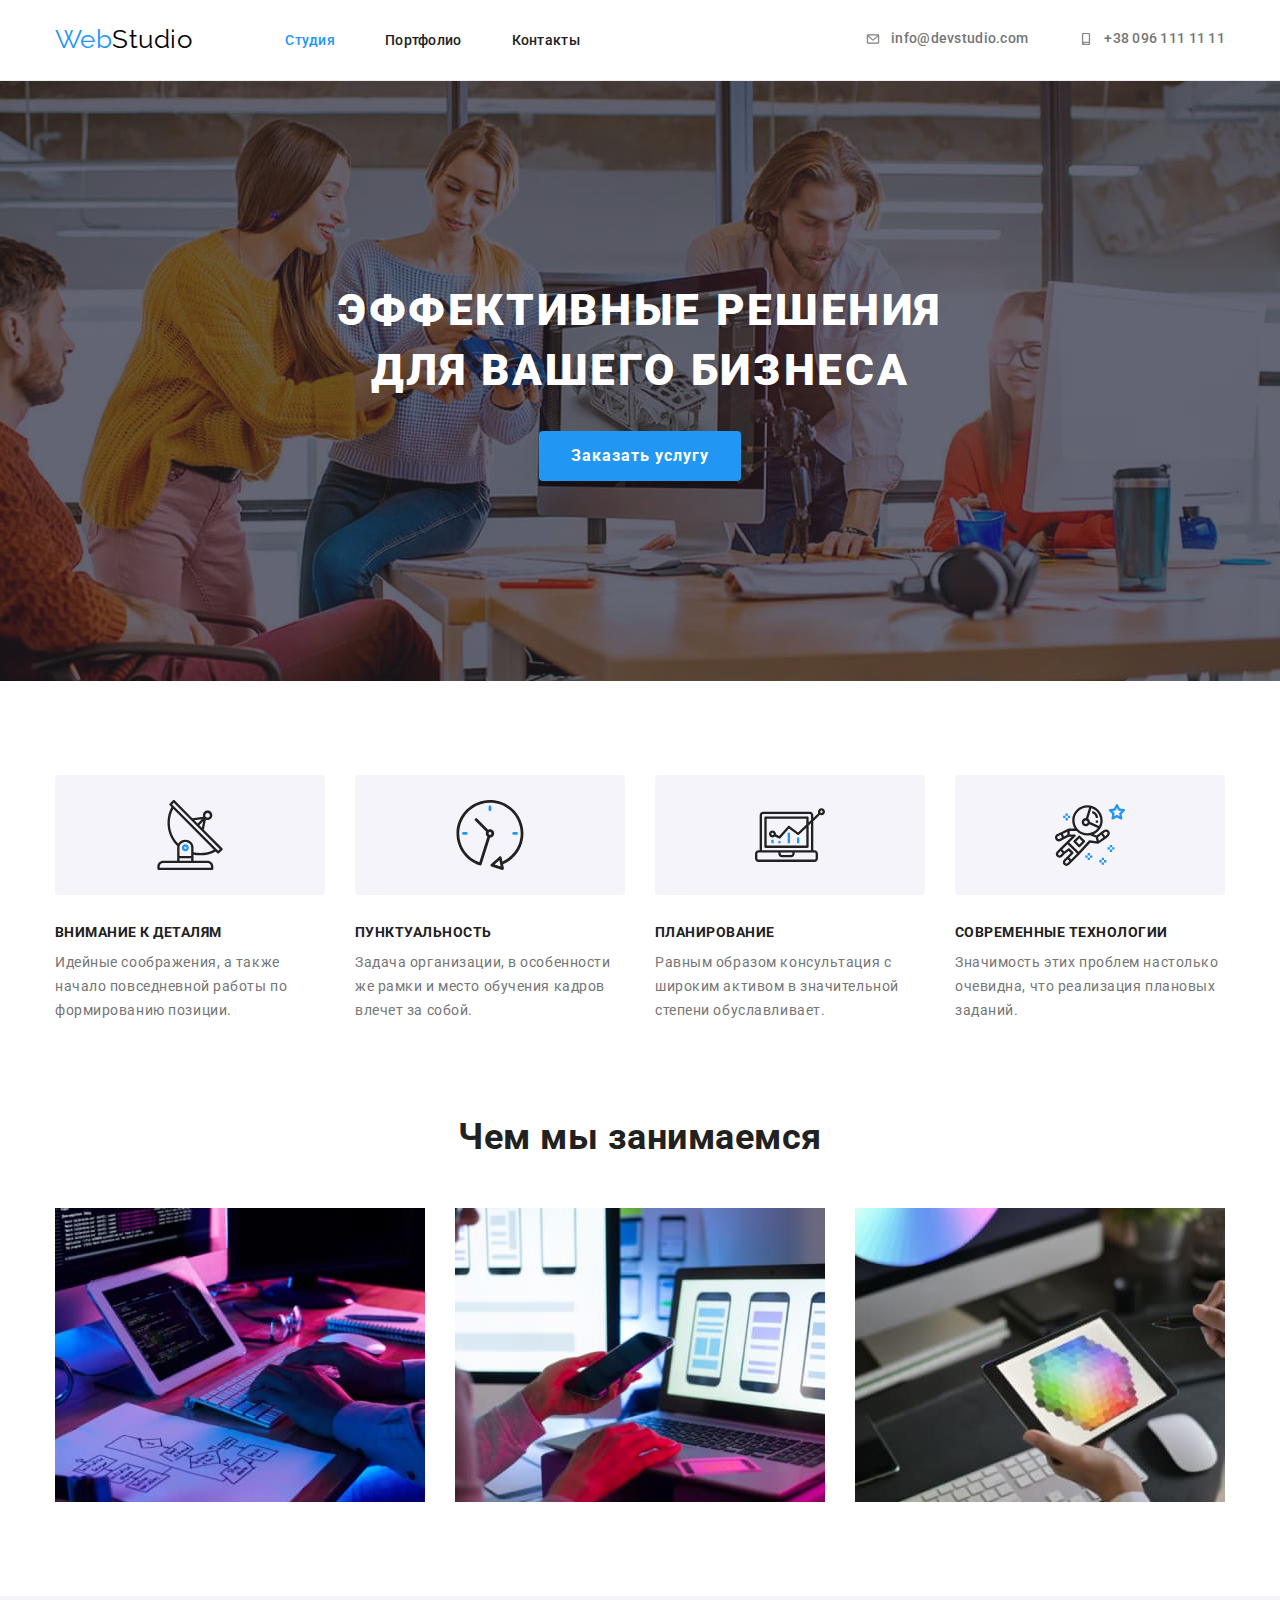
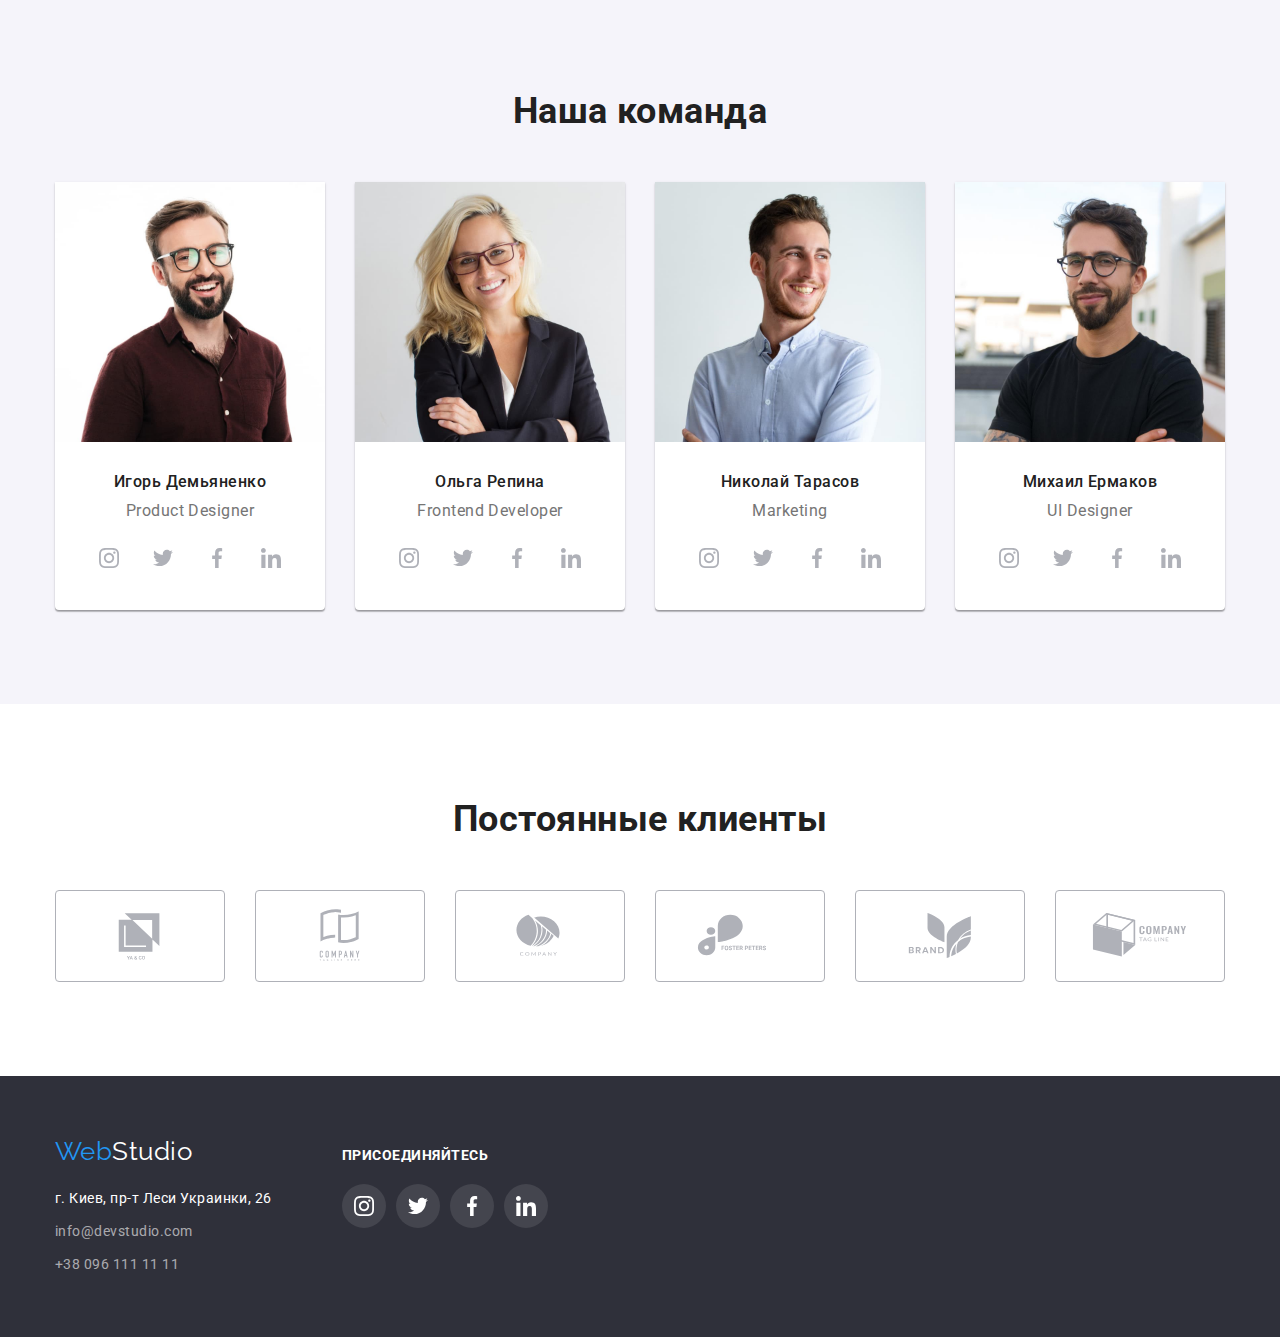
<file: index.html>
<!DOCTYPE html>
<html lang="ru">
  <head>
    <meta charset="UTF-8" />
    <meta http-equiv="X-UA-Compatible" content="IE=edge" />
    <meta name="viewport" content="width=device-width, initial-scale=1.0" />
    <title>Студия</title>
    <link rel="preconnect" href="https://fonts.gstatic.com" />
    <link
      href="https://fonts.googleapis.com/css2?family=Raleway:wght@700&family=Roboto:wght@400;500;700;900&display=swap"
      rel="stylesheet"
    />
    <link rel="stylesheet" href="https://cdnjs.cloudflare.com/ajax/libs/modern-normalize/1.0.0/modern-normalize.css" />
    <link rel="stylesheet" href="./css/styles.css" />
  </head>
  <body>
    <!--Header block-->
    <header class="header">
      <div class="container">
        <a class="logo" href="index.html">Web<span class="text-logo">Studio</span></a>
        <nav>
          <ul class="nav-list">
            <li class="item-nav">
              <a class="text-link-nav current" href="./index.html">Студия</a>
            </li>
            <li class="item-nav">
              <a class="text-link-nav" href="./portfolio.html">Портфолио</a>
            </li>
            <li class="item-nav">
              <a class="text-link-nav" href="">Контакты</a>
            </li>
          </ul>
        </nav>
        <ul class="list-contact-head">
          <li class="item-contact-head">
            <a class="text-contact-head" href="mailto:info@devstudio.com">
              <svg class="svg-head" width="16" height="12">
                <use href="./images/icons.svg#icon-envelope"></use>
              </svg>
              info@devstudio.com
            </a>
          </li>
          <li class="item-contact-head">
            <a class="text-contact-head" href="tel:+380961111111">
              <svg class="svg-head" width="16" height="12">
                <use href="./images/icons.svg#icon-smartphone"></use>
              </svg>
              +38 096 111 11 11
            </a>
          </li>
        </ul>
      </div>
    </header>
    <main>
      <!--Hero block-->
      <section class="hero-section">
        <div class="container">
          <h1 class="hero-title">Эффективные решения для вашего бизнеса</h1>
          <button class="hero-btn" type="button">Заказать услугу</button>
        </div>
      </section>
      <!--Advantages block-->
      <section class="section">
        <div class="container">
          <h2 class="hidden-title">Наши преимущества</h2>
          <ul class="advantage-list">
            <li class="advantage-item">
              <div class="svg-box">
                <svg class="svg-advantage">
                  <use href="./images/icons.svg#icon-antenna"></use>
                </svg>
              </div>
              <h3 class="advantage-title">Внимание к деталям</h3>
              <p class="advantage-item-text">
                Идейные соображения, а также начало повседневной работы по формированию позиции.
              </p>
            </li>
            <li class="advantage-item">
              <div class="svg-box">
                <svg class="svg-advantage">
                  <use href="./images/icons.svg#icon-clock"></use>
                </svg>
              </div>
              <h3 class="advantage-title">Пунктуальность</h3>
              <p class="advantage-item-text">
                Задача организации, в особенности же рамки и место обучения кадров влечет за собой.
              </p>
            </li>
            <li class="advantage-item">
              <div class="svg-box">
                <svg class="svg-advantage">
                  <use href="./images/icons.svg#icon-diagram"></use>
                </svg>
              </div>
              <h3 class="advantage-title">Планирование</h3>
              <p class="advantage-item-text">
                Равным образом консультация с широким активом в значительной степени обуславливает.
              </p>
            </li>
            <li class="advantage-item">
              <div class="svg-box">
                <svg class="svg-advantage">
                  <use href="./images/icons.svg#icon-astronaut"></use>
                </svg>
              </div>
              <h3 class="advantage-title">Современные технологии</h3>
              <p class="advantage-item-text">
                Значимость этих проблем настолько очевидна, что реализация плановых заданий.
              </p>
            </li>
          </ul>
        </div>
      </section>
      <!--Portfolio block-->
      <section class="section-portfolio">
        <div class="container">
          <h2 class="title">Чем мы занимаемся</h2>
          <ul class="portfolio-list">
            <li>
              <a href=""><img src="./images/box1.jpg" alt="Верстка на планшете" width="370" /></a>
            </li>
            <li>
              <a href=""><img src="./images/box2.jpg" alt="Макет приложения" width="370" /></a>
            </li>
            <li>
              <a href=""><img src="./images/box3.jpg" alt="Цветовая сетка на планшете" width="370" /></a>
            </li>
          </ul>
        </div>
      </section>
      <!--Team block-->
      <section class="team-section section">
        <div class="container">
          <h2 class="title">Наша команда</h2>
          <ul class="team-list">
            <li class="team-item">
              <img src="./images/ИгорьДемьяненко.jpg" alt="Игорь Демьяненко" width="270" height="260" />
              <h3>Игорь Демьяненко</h3>
              <p lang="en">Product Designer</p>
              <ul class="team-list-svg">
                <li class="team-item-svg">
                  <a href="" class="team-link">
                    <svg class="team-svg">
                      <use href="./images/icons.svg#icon-instagram"></use>
                    </svg>
                  </a>
                </li>
                <li class="team-item-svg">
                  <a href="" class="team-link">
                    <svg class="team-svg">
                      <use href="./images/icons.svg#icon-twitter"></use>
                    </svg>
                  </a>
                </li>
                <li class="team-item-svg">
                  <a href="" class="team-link">
                    <svg class="team-svg">
                      <use href="./images/icons.svg#icon-facebook"></use>
                    </svg>
                  </a>
                </li>
                <li class="team-item-svg">
                  <a href="" class="team-link">
                    <svg class="team-svg">
                      <use href="./images/icons.svg#icon-linkedin"></use>
                    </svg>
                  </a>
                </li>
              </ul>
            </li>
            <li class="team-item">
              <img src="./images/ОльгаРепина.jpg" alt="Ольга Репина" width="270" height="260" />
              <h3>Ольга Репина</h3>
              <p lang="en">Frontend Developer</p>
              <ul class="team-list-svg">
                <li class="team-item-svg">
                  <a href="" class="team-link">
                    <svg class="team-svg">
                      <use href="./images/icons.svg#icon-instagram"></use>
                    </svg>
                  </a>
                </li>
                <li class="team-item-svg">
                  <a href="" class="team-link">
                    <svg class="team-svg">
                      <use href="./images/icons.svg#icon-twitter"></use>
                    </svg>
                  </a>
                </li>
                <li class="team-item-svg">
                  <a href="" class="team-link">
                    <svg class="team-svg">
                      <use href="./images/icons.svg#icon-facebook"></use>
                    </svg>
                  </a>
                </li>
                <li class="team-item-svg">
                  <a href="" class="team-link">
                    <svg class="team-svg">
                      <use href="./images/icons.svg#icon-linkedin"></use>
                    </svg>
                  </a>
                </li>
              </ul>
            </li>
            <li class="team-item">
              <img src="./images/НиколайТарасов.jpg" alt="Николай Тарасов" width="270" height="260" />
              <h3>Николай Тарасов</h3>
              <p lang="en">Marketing</p>
              <ul class="team-list-svg">
                <li class="team-item-svg">
                  <a href="" class="team-link">
                    <svg class="team-svg">
                      <use href="./images/icons.svg#icon-instagram"></use>
                    </svg>
                  </a>
                </li>
                <li class="team-item-svg">
                  <a href="" class="team-link">
                    <svg class="team-svg">
                      <use href="./images/icons.svg#icon-twitter"></use>
                    </svg>
                  </a>
                </li>
                <li class="team-item-svg">
                  <a href="" class="team-link">
                    <svg class="team-svg">
                      <use href="./images/icons.svg#icon-facebook"></use>
                    </svg>
                  </a>
                </li>
                <li class="team-item-svg">
                  <a href="" class="team-link">
                    <svg class="team-svg">
                      <use href="./images/icons.svg#icon-linkedin"></use>
                    </svg>
                  </a>
                </li>
              </ul>
            </li>
            <li class="team-item">
              <img src="./images/МихаилЕрмаков.jpg" alt="Михаил Ермаков" width="270" height="260" />
              <h3>Михаил Ермаков</h3>
              <p lang="en">UI Designer</p>
              <ul class="team-list-svg">
                <li class="team-item-svg">
                  <a href="" class="team-link">
                    <svg class="team-svg">
                      <use href="./images/icons.svg#icon-instagram"></use>
                    </svg>
                  </a>
                </li>
                <li class="team-item-svg">
                  <a href="" class="team-link">
                    <svg class="team-svg">
                      <use href="./images/icons.svg#icon-twitter"></use>
                    </svg>
                  </a>
                </li>
                <li class="team-item-svg">
                  <a href="" class="team-link">
                    <svg class="team-svg">
                      <use href="./images/icons.svg#icon-facebook"></use>
                    </svg>
                  </a>
                </li>
                <li class="team-item-svg">
                  <a href="" class="team-link">
                    <svg class="team-svg">
                      <use href="./images/icons.svg#icon-linkedin"></use>
                    </svg>
                  </a>
                </li>
              </ul>
            </li>
          </ul>
        </div>
      </section>
      <!-- Client-section -->
      <section class="section">
        <div class="container">
          <h2 class="title">Постоянные клиенты</h2>
          <ul class="client-list">
            <li class="client-item">
              <a class="client-link" href="">
                <svg class="client-svg">
                  <use href="./images/icons.svg#icon-Client1"></use>
                </svg>
              </a>
            </li>
            <li class="client-item">
              <a class="client-link" href="">
                <svg class="client-svg">
                  <use href="./images/icons.svg#icon-Client2"></use>
                </svg>
              </a>
            </li>
            <li class="client-item">
              <a class="client-link" href="">
                <svg class="client-svg">
                  <use href="./images/icons.svg#icon-Client3"></use>
                </svg>
              </a>
            </li>
            <li class="client-item">
              <a class="client-link" href="">
                <svg class="client-svg">
                  <use href="./images/icons.svg#icon-Client4"></use>
                </svg>
              </a>
            </li>
            <li class="client-item">
              <a class="client-link" href="">
                <svg class="client-svg">
                  <use href="./images/icons.svg#icon-Client5"></use>
                </svg>
              </a>
            </li>
            <li class="client-item">
              <a class="client-link" href="">
                <svg class="client-svg">
                  <use href="./images/icons.svg#icon-Client6"></use>
                </svg>
              </a>
            </li>
          </ul>
        </div>
      </section>
    </main>
    <!--Footer block-->
    <footer class="footer">
      <div class="container">
        <div>
          <a class="logo-footer" href="index.html">Web<span class="element-logo">Studio</span></a>
          <address>
            <ul class="footer-list">
              <li class="address-text">г. Киев, пр-т Леси Украинки, 26</li>
              <li><a class="contact-footer" href="mailto:info@devstudio.com">info@devstudio.com</a></li>
              <li><a class="contact-footer" href="tel:+380961111111">+38 096 111 11 11</a></li>
            </ul>
          </address>
        </div>
        <div class="socials">
          <h2 class="footer-title">присоединяйтесь</h2>
          <ul class="footer-list-svg">
            <li class="team-item-svg">
              <a class="footer-link team-link" href="">
                <svg class="footer-svg">
                  <use href="./images/icons.svg#icon-instagram"></use>
                </svg>
              </a>
            </li>
            <li class="team-item-svg">
              <a class="footer-link team-link" href="">
                <svg class="footer-svg">
                  <use href="./images/icons.svg#icon-twitter"></use>
                </svg>
              </a>
            </li>
            <li class="team-item-svg">
              <a class="footer-link team-link" href="">
                <svg class="footer-svg">
                  <use href="./images/icons.svg#icon-facebook"></use>
                </svg>
              </a>
            </li>
            <li class="team-item-svg">
              <a class="footer-link team-link" href="">
                <svg class="footer-svg">
                  <use href="./images/icons.svg#icon-linkedin"></use>
                </svg>
              </a>
            </li>
          </ul>
        </div>
      </div>
    </footer>
  </body>
</html>
</file>
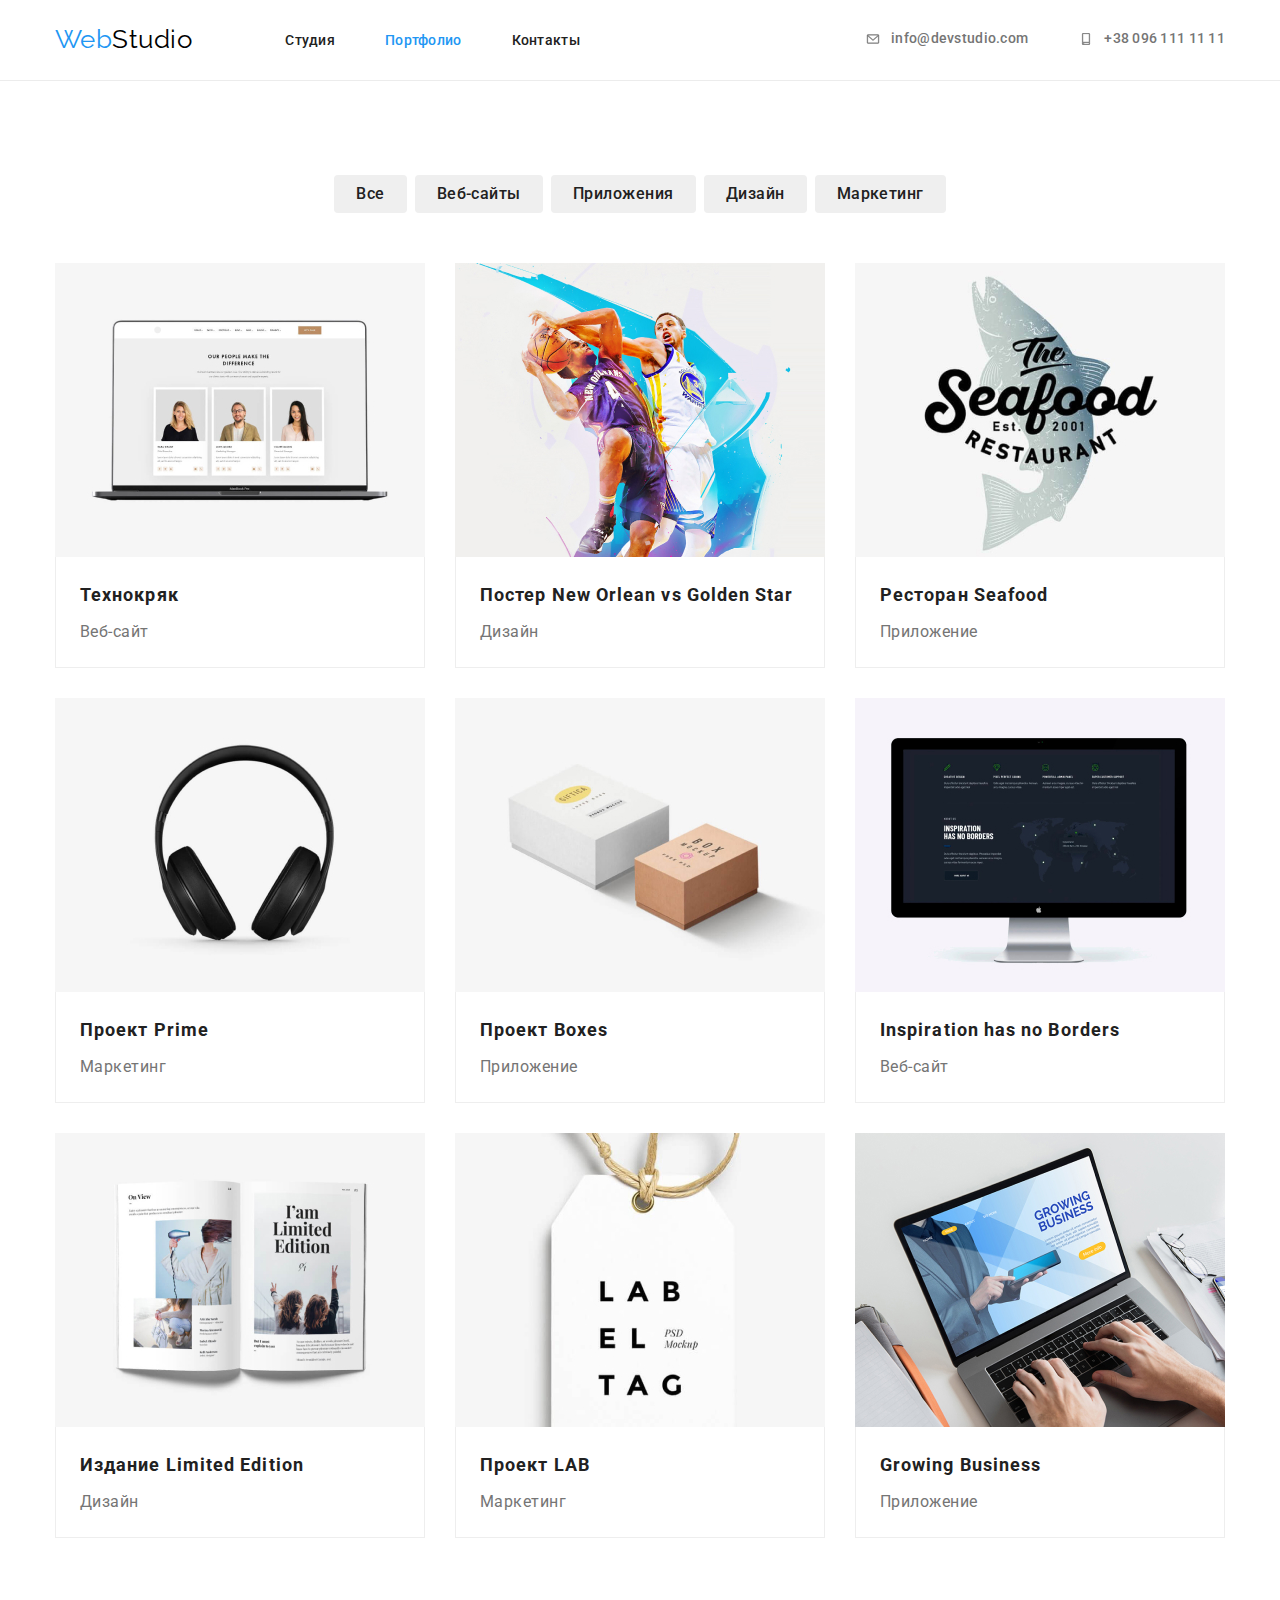
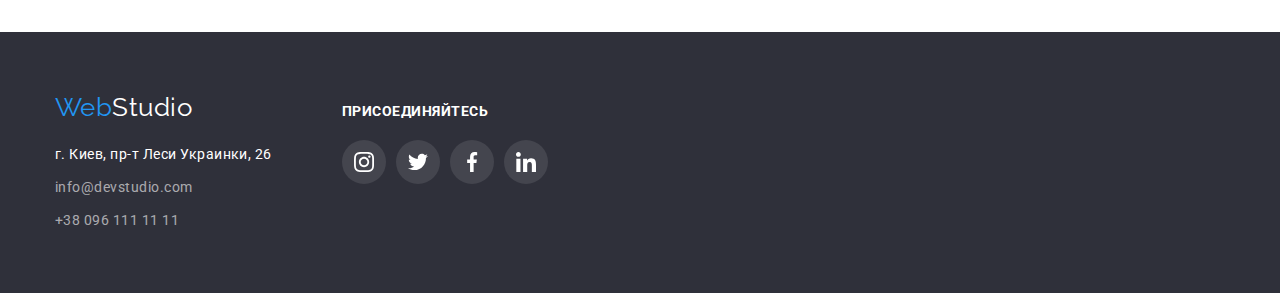
<file: portfolio.html>
<!DOCTYPE html>
<html lang="ru">
  <head>
    <meta charset="UTF-8" />
    <meta http-equiv="X-UA-Compatible" content="IE=edge" />
    <meta name="viewport" content="width=device-width, initial-scale=1.0" />
    <title>Студия</title>
    <link rel="preconnect" href="https://fonts.gstatic.com" />
    <link
      href="https://fonts.googleapis.com/css2?family=Raleway:wght@700&family=Roboto:wght@400;500;700;900&display=swap"
      rel="stylesheet"
    />
    <link rel="stylesheet" href="https://cdnjs.cloudflare.com/ajax/libs/modern-normalize/1.0.0/modern-normalize.css" />
    <link rel="stylesheet" href="./css/styles.css" />
  </head>
  <body>
    <!--Header block-->
    <header class="header">
      <div class="container">
        <a class="logo" href="index.html">Web<span class="text-logo">Studio</span></a>
        <nav>
          <ul class="nav-list">
            <li class="item-nav">
              <a class="text-link-nav" href="./index.html">Студия</a>
            </li>
            <li class="item-nav">
              <a class="text-link-nav current" href="./portfolio.html">Портфолио</a>
            </li>
            <li class="item-nav">
              <a class="text-link-nav" href="">Контакты</a>
            </li>
          </ul>
        </nav>
        <ul class="list-contact-head">
          <li class="item-contact-head">
            <a class="text-contact-head" href="mailto:info@devstudio.com">
              <svg class="svg-head" width="16" height="12">
                <use href="./images/icons.svg#icon-envelope"></use>
              </svg>
              info@devstudio.com
            </a>
          </li>
          <li class="item-contact-head">
            <a class="text-contact-head" href="tel:+380961111111">
              <svg class="svg-head" width="16" height="12">
                <use href="./images/icons.svg#icon-smartphone"></use>
              </svg>
              +38 096 111 11 11
            </a>
          </li>
        </ul>
      </div>
    </header>
    <main>
      <!-- Filter block -->
      <section class="section">
        <div class="container">
          <h2 class="hidden-title">Фильтры</h2>
          <ul class="filter-list">
            <li><button class="btn" type="button">Все</button></li>
            <li><button class="btn" type="button">Веб-сайты</button></li>
            <li><button class="btn" type="button">Приложения</button></li>
            <li><button class="btn" type="button">Дизайн</button></li>
            <li><button class="btn" type="button">Маркетинг</button></li>
          </ul>
          <!-- Gallery block -->
          <h2 class="hidden-title">Список портфолио</h2>
          <ul class="gallery-list">
            <li class="gallery-item">
              <img
                src="./images/gallery/img.jpg"
                width="370"
                height="294"
                alt="Визитки сотрудников на екране ноутбука"
              />
              <div class="card-content">
                <h3 class="card-title">Технокряк</h3>
                <p class="card-text">Веб-сайт</p>
              </div>
            </li>
            <li class="gallery-item">
              <img src="./images/gallery/img-1.jpg" width="370" height="294" alt="Два баскетболиста борютса за мячь" />
              <div class="card-content">
                <h3 class="card-title">Постер New Orlean vs Golden Star</h3>
                <p class="card-text">Дизайн</p>
              </div>
            </li>
            <li class="gallery-item">
              <img src="./images/gallery/img-2.jpg" width="370" height="294" alt="Логотип ресторана" />
              <div class="card-content">
                <h3 class="card-title">Ресторан Seafood</h3>
                <p class="card-text">Приложение</p>
              </div>
            </li>
            <li class="gallery-item">
              <img src="./images/gallery/img-3.jpg" width="370" height="294" alt="Наушники" />
              <div class="card-content">
                <h3 class="card-title">Проект Prime</h3>
                <p class="card-text">Маркетинг</p>
              </div>
            </li>
            <li class="gallery-item">
              <img src="./images/gallery/img-4.jpg" width="370" height="294" alt="Две коробки" />
              <div class="card-content">
                <h3 class="card-title">Проект Boxes</h3>
                <p class="card-text">Приложение</p>
              </div>
            </li>
            <li class="gallery-item">
              <img src="./images/gallery/img-5.jpg" width="370" height="294" alt="Компютер Apple" />
              <div class="card-content">
                <h3 class="card-title" lang="en">Inspiration has no Borders</h3>
                <p class="card-text">Веб-сайт</p>
              </div>
            </li>
            <li class="gallery-item">
              <img src="./images/gallery/img-6.jpg" width="370" height="294" alt="Развернутий журнал" />
              <div class="card-content">
                <h3 class="card-title">Издание Limited Edition</h3>
                <p class="card-text">Дизайн</p>
              </div>
            </li>
            <li class="gallery-item">
              <img src="./images/gallery/img-7.jpg" width="370" height="294" alt="Лейба" />
              <div class="card-content">
                <h3 class="card-title">Проект LAB</h3>
                <p class="card-text">Маркетинг</p>
              </div>
            </li>
            <li class="gallery-item">
              <img src="./images/gallery/img-8.jpg" width="370" height="294" alt="Человек работает за ноутбуком" />
              <div class="card-content">
                <h3 class="card-title" lang="en">Growing Business</h3>
                <p class="card-text">Приложение</p>
              </div>
            </li>
          </ul>
        </div>
      </section>
    </main>
    <!--Footer block-->
    <footer class="footer">
      <div class="container">
        <div>
          <a class="logo-footer" href="index.html">Web<span class="element-logo">Studio</span></a>
          <address>
            <ul class="footer-list">
              <li class="address-text">г. Киев, пр-т Леси Украинки, 26</li>
              <li><a class="contact-footer" href="mailto:info@devstudio.com">info@devstudio.com</a></li>
              <li><a class="contact-footer" href="tel:+380961111111">+38 096 111 11 11</a></li>
            </ul>
          </address>
        </div>
        <div class="socials">
          <h2 class="footer-title">присоединяйтесь</h2>
          <ul class="footer-list-svg">
            <li class="team-item-svg">
              <a class="footer-link team-link" href="">
                <svg class="footer-svg">
                  <use href="./images/icons.svg#icon-instagram"></use>
                </svg>
              </a>
            </li>
            <li class="team-item-svg">
              <a class="footer-link team-link" href="">
                <svg class="footer-svg">
                  <use href="./images/icons.svg#icon-twitter"></use>
                </svg>
              </a>
            </li>
            <li class="team-item-svg">
              <a class="footer-link team-link" href="">
                <svg class="footer-svg">
                  <use href="./images/icons.svg#icon-facebook"></use>
                </svg>
              </a>
            </li>
            <li class="team-item-svg">
              <a class="footer-link team-link" href="">
                <svg class="footer-svg">
                  <use href="./images/icons.svg#icon-linkedin"></use>
                </svg>
              </a>
            </li>
          </ul>
        </div>
      </div>
    </footer>
  </body>
</html>
</file>
<file: css/styles.css>
h1,
h2,
h3,
p {
  margin-top: 0;
  margin-bottom: 0;
}

ul {
  list-style: none;
  padding-left: 0;
  margin: 0;
}

:root {
  --color-text-page: #757575;
  --color-title: #212121;
  --font-logo: Raleway, sans-serif;
  --btn-color-text: #ffffff;
  --accent-color: #2196f3;
  --brc-color: #2f303a;
  --alt-bg-color: #f5f4fa;
  --color-contact: rgba(255, 255, 255, 0.6);
}

a:hover,
a:focus {
  color: var(--accent-color);
}

button:hover,
button:focus {
  color: var(--btn-color-text);
  background-color: var(--accent-color);
}

img {
  display: block;
  max-width: 100%;
  height: auto;
}

body {
  font-family: Roboto, sans-serif;
  font-size: 16px;
  line-height: 1.19;
  letter-spacing: 0.03em;
  color: var(--color-text-page);
}

.hidden-title {
  position: absolute !important;
  clip: rect(1px 1px 1px 1px);
  clip: rect(1px, 1px, 1px, 1px);
  padding: 0 !important;
  border: 0 !important;
  height: 1px !important;
  width: 1px !important;
  overflow: hidden;
}

.container {
  width: 1200px;
  margin: 0 auto;
  padding: 0 15px;
}

.section {
  padding: 94px 0;
}

/* Header box */
.header {
  border-bottom: 1px solid #ececec;
}

.header > .container {
  display: flex;
  align-items: center;
  padding-top: 24px;
  padding-bottom: 25px;
}

.logo {
  margin-right: 93px;
  text-decoration: none;
  font-family: var(--font-logo);
  font-size: 26px;
  color: var(--accent-color);
}

.logo > span {
  color: #000000;
}

.nav-list {
  display: flex;
}

.nav-list > .item-nav:not(:first-child) {
  margin-left: 50px;
}

.text-link-nav.current {
  color: var(--accent-color);
}

.text-link-nav,
.text-contact-head {
  text-decoration: none;
  font-weight: 500;
  font-size: 14px;
  line-height: 1.14;
  letter-spacing: 0.02em;
  color: var(--color-title);
}

.list-contact-head {
  display: flex;
  margin-left: auto;
}

.list-contact-head > .item-contact-head:not(:first-child) {
  margin-left: 50px;
}

.text-contact-head {
  display: flex;
  align-items: center;
  color: inherit;
}

.svg-head {
  stroke: currentColor;
  margin-right: 10px;
}

/* Hero box */
.hero-section {
  background-image: linear-gradient(rgba(47, 48, 58, 0.4), rgba(47, 48, 58, 0.4)), url(../images/hero.jpg);
  background-repeat: no-repeat;
  background-position: center;
  background-size: 1600px, 1600px;
  text-align: center;
  padding: 200px 0;
}

.hero-title {
  max-width: 696px;
  font-weight: 900;
  font-size: 44px;
  line-height: 1.36;
  letter-spacing: 0.06em;
  text-transform: uppercase;
  color: var(--btn-color-text);
  margin: 0 auto;
}

.hero-btn {
  font-weight: bold;
  line-height: 1.88;
  letter-spacing: 0.06em;
  color: var(--btn-color-text);
  background-color: var(--accent-color);
  box-shadow: 0px 4px 4px rgba(0, 0, 0, 0.15);
  border-style: none;
  border-radius: 4px;
  margin-top: 30px;
  padding: 10px 32px;
  cursor: pointer;
}

/* Advantages box */
.advantage-list {
  display: flex;
}

.advantage-list > li:not(:first-child) {
  margin-left: 30px;
}

.svg-box {
  display: inline-flex;
  justify-content: center;
  align-items: center;
  width: 270px;
  height: 120px;
  margin-bottom: 30px;
  background-color: var(--alt-bg-color);
  border-radius: 4px;
}

.svg-advantage {
  width: 70px;
  height: 70px;
}

.advantage-title {
  font-size: 14px;
  line-height: 1.14;
  text-transform: uppercase;
  color: var(--color-title);
  margin-bottom: 10px;
}

.advantage-item-text {
  font-size: 14px;
  line-height: 1.71;
  letter-spacing: 0.04em;
}

/* Portfolio box */
.section-portfolio {
  padding-bottom: 94px;
}

.title {
  font-size: 36px;
  line-height: 1.167;
  text-align: center;
  color: var(--color-title);
  margin-bottom: 50px;
}

.portfolio-list {
  display: flex;
}

.portfolio-list > li:not(:first-child) {
  margin-left: 30px;
}

/* Team box */
.team-section {
  background-color: var(--alt-bg-color);
}

.team-list {
  display: flex;
  margin-left: -30px;
}

.team-item {
  flex-basis: calc((100% - 30px * 4) / 4);
  margin-left: 30px;
  padding-bottom: 30px;
}

.team-item {
  background-color: var(--btn-color-text);
  box-shadow: 0px 1px 3px rgba(0, 0, 0, 0.12), 0px 1px 1px rgba(0, 0, 0, 0.14), 0px 2px 1px rgba(0, 0, 0, 0.2);
  border-radius: 0px 0px 4px 4px;
  overflow: hidden;
  text-align: center;
}

.team-item > h3 {
  font-weight: 500;
  font-size: 16px;
  line-height: 1.187;
  color: var(--color-title);
  margin-top: 30px;
}

.team-item > p {
  line-height: 1.187;
  margin-top: 10px;
  margin-bottom: 16px;
}

.team-list-svg {
  display: inline-flex;
}

.team-item-svg:not(:last-child) {
  margin-right: 10px;
}
.team-link {
  display: inline-flex;
  justify-content: center;
  align-items: center;
  width: 44px;
  height: 44px;
  border-radius: 50%;
}

.team-svg {
  fill: #afb1b8;
  width: 20px;
  height: 20px;
}

.team-link:hover,
.team-link:focus {
  background-color: var(--accent-color);
}

.team-link:hover .team-svg,
.team-link:focus .team-svg {
  fill: var(--btn-color-text);
}

/* Client-section */
.client-list {
  display: flex;
  margin-left: -30px;
}

.client-item {
  display: inline-flex;
  margin-left: 30px;
}

.client-link {
  display: inline-flex;
  justify-content: center;
  align-items: center;
  width: 170px;
  height: 92px;
  border: 1px solid #afb1b8;
  border-radius: 4px;
}

.client-svg {
  width: 106px;
  height: 60px;
  fill: #afb1b8;
}

.client-link:hover,
.client-link:focus {
  border: 1px solid var(--accent-color);
}

.client-link:hover .client-svg,
.client-link:focus .client-svg {
  fill: var(--accent-color);
}

/* Footer box */
.footer {
  background-color: var(--brc-color);
  padding: 60px 0;
}

.footer .container {
  display: flex;
}

.address-box {
  margin-right: 70px;
}

.logo-footer {
  display: inline-block;
  font-family: var(--font-logo);
  font-size: 26px;
  color: var(--accent-color);
  text-decoration: none;
  margin-bottom: 20px;
}

.logo-footer > span {
  color: var(--btn-color-text);
}

.footer-list > li:not(:last-child) {
  margin-bottom: 9px;
}

.address-text {
  font-style: normal;
  font-size: 14px;
  line-height: 1.71;
  color: var(--btn-color-text);
}

.contact-footer {
  text-decoration: none;
  font-style: normal;
  font-size: 14px;
  line-height: 1.71;
  color: var(--color-contact);
}

.socials {
  margin-top: 12px;
  margin-left: 70px;
}

.footer-title {
  font-size: 14px;
  line-height: 1.14;
  text-transform: uppercase;
  color: var(--btn-color-text);
  margin-bottom: 20px;
}

.footer-list-svg {
  display: inline-flex;
}

.footer-link {
  background-color: rgba(255, 255, 255, 0.1);
}

.footer-svg {
  width: 20px;
  height: 20px;
  fill: var(--btn-color-text);
}

/* Portfolio Page Css */

/* Filter box */
.filter-list {
  display: flex;
  justify-content: center;
  margin-bottom: 50px;
}

.filter-list > li:not(:first-child) {
  margin-left: 8px;
}

.btn {
  font-family: Roboto;
  font-weight: 500;
  line-height: 1.625;
  letter-spacing: 0.03em;
  color: var(--color-title);
  border-style: none;
  border-radius: 4px;
  padding: 6px 22px;
  cursor: pointer;
}

.btn:hover,
.btn:focus {
  box-shadow: 0px 3px 1px rgba(0, 0, 0, 0.1), 0px 1px 2px rgba(0, 0, 0, 0.08), 0px 2px 2px rgba(0, 0, 0, 0.12);
}

/* Gallery box */
.gallery-list {
  display: flex;
  flex-wrap: wrap;
  margin-top: -30px;
  margin-left: -30px;
}

.gallery-item:hover {
  box-shadow: 0px 1px 1px rgba(0, 0, 0, 0.12), 0px 4px 4px rgba(0, 0, 0, 0.06), 1px 4px 6px rgba(0, 0, 0, 0.16);
  cursor: pointer;
}

.gallery-item {
  flex-basis: calc((100% - 30px * 3) / 3);
  margin-top: 30px;
  margin-left: 30px;
  background: var(--btn-color-text);
}

.card-title {
  font-size: 18px;
  line-height: 2;
  letter-spacing: 0.06em;
  color: var(--color-title);
  margin-bottom: 4px;
}

.card-text {
  line-height: 1.88;
}

.card-content {
  padding: 20px 24px;
  border: 1px solid #eeeeee;
  border-top: none;
}
</file>
